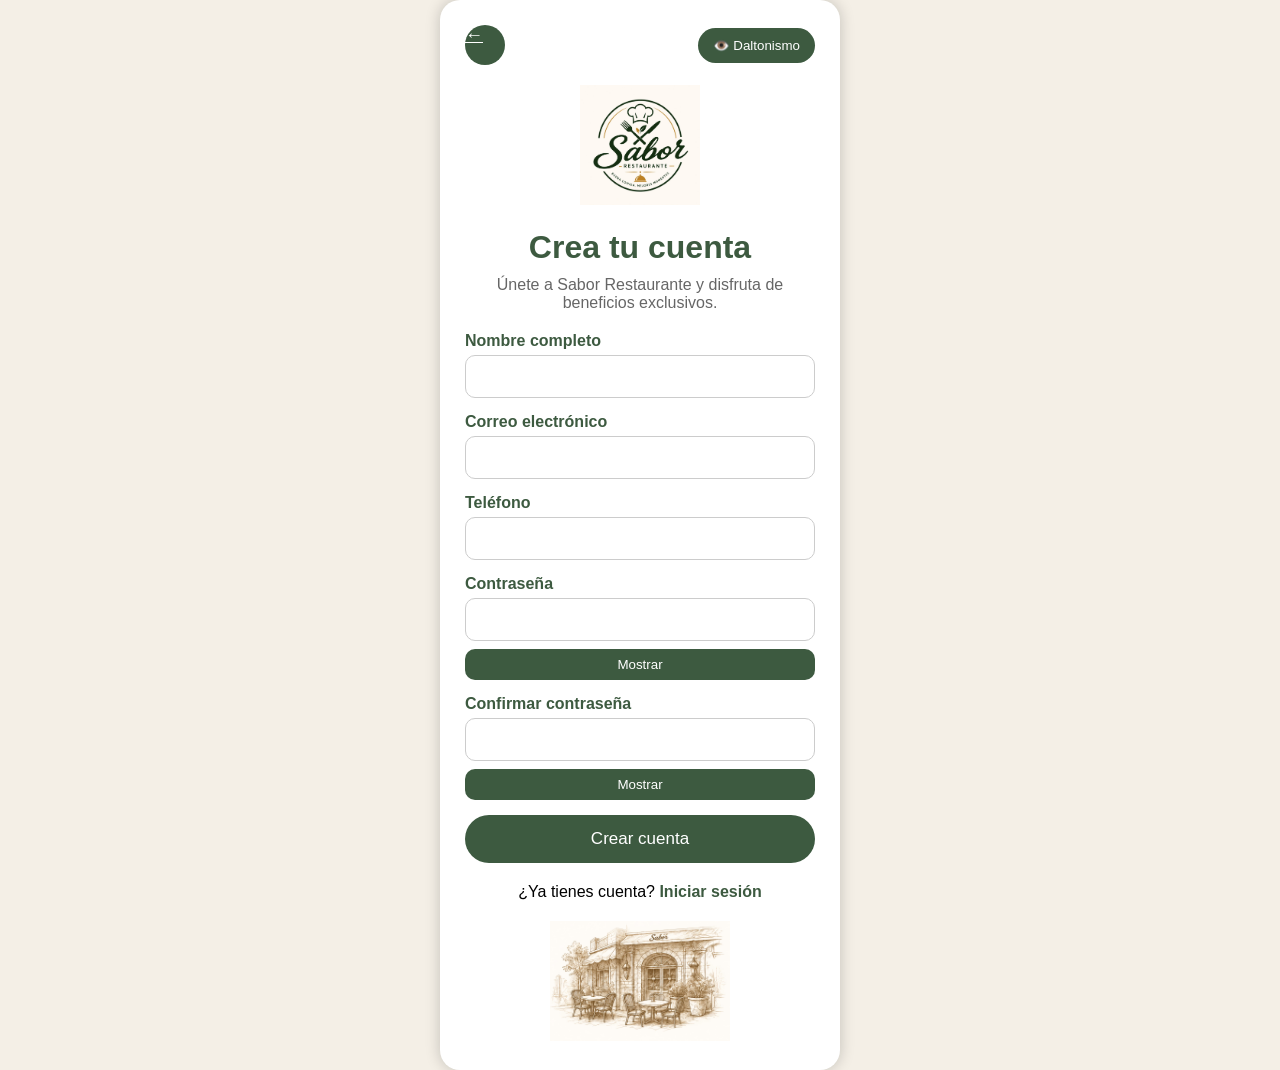
<file: index.html>
<!DOCTYPE html>
<html lang="es">

<head>
    <meta charset="UTF-8">
    <meta name="viewport" content="width=device-width, initial-scale=1.0">
    <title>Crear Cuenta | Sabor Restaurante</title>

    <link rel="stylesheet" href="css/estilos.css">
</head>

<body>

<div class="contenedor">

    <header>

        <a class="regresar" href="login.html">←</a>

        <button type="button" id="daltonismo">
            👁️ Daltonismo
        </button>

    </header>

    <div class="logo">
        <img src="imagenes/WhatsApp Image 2026-07-02 at 10.55.32 PM.jpeg" alt="Logo" width="120">
    </div>

    <h1>Crea tu cuenta</h1>

    <p>
        Únete a Sabor Restaurante y disfruta de beneficios exclusivos.
    </p>

    <form action="php/registro.php" method="POST">

        <div class="campo">
            <label for="nombre">Nombre completo</label>
            <input type="text" id="nombre" name="nombre" required>
        </div>

        <div class="campo">
            <label for="correo">Correo electrónico</label>
            <input type="email" id="correo" name="correo" required>
        </div>

        <div class="campo">
            <label for="telefono">Teléfono</label>
            <input type="text" id="telefono" name="telefono" maxlength="10" required>
        </div>

        <div class="campo">
            <label for="password">Contraseña</label>
            <input type="password" id="password" name="password" required>

            <button type="button" id="verPassword">
                Mostrar
            </button>
        </div>

        <div class="campo">
            <label for="confirmar">Confirmar contraseña</label>
            <input type="password" id="confirmar" name="confirmar" required>

            <button type="button" id="verConfirmar">
                Mostrar
            </button>
        </div>

        <button type="submit" class="boton">
            Crear cuenta
        </button>

    </form>

    <div class="login">
        ¿Ya tienes cuenta?
        <a href="login.html">
            Iniciar sesión
        </a>
    </div>

    <div class="imagen">
        <img src="imagenes/WhatsApp Image 2026-07-22 at 9.39.20 PM.jpeg" alt="Restaurante" width="180">
    </div>

</div>

<script src="js/script.js"></script>

</body>
</html>
</file>
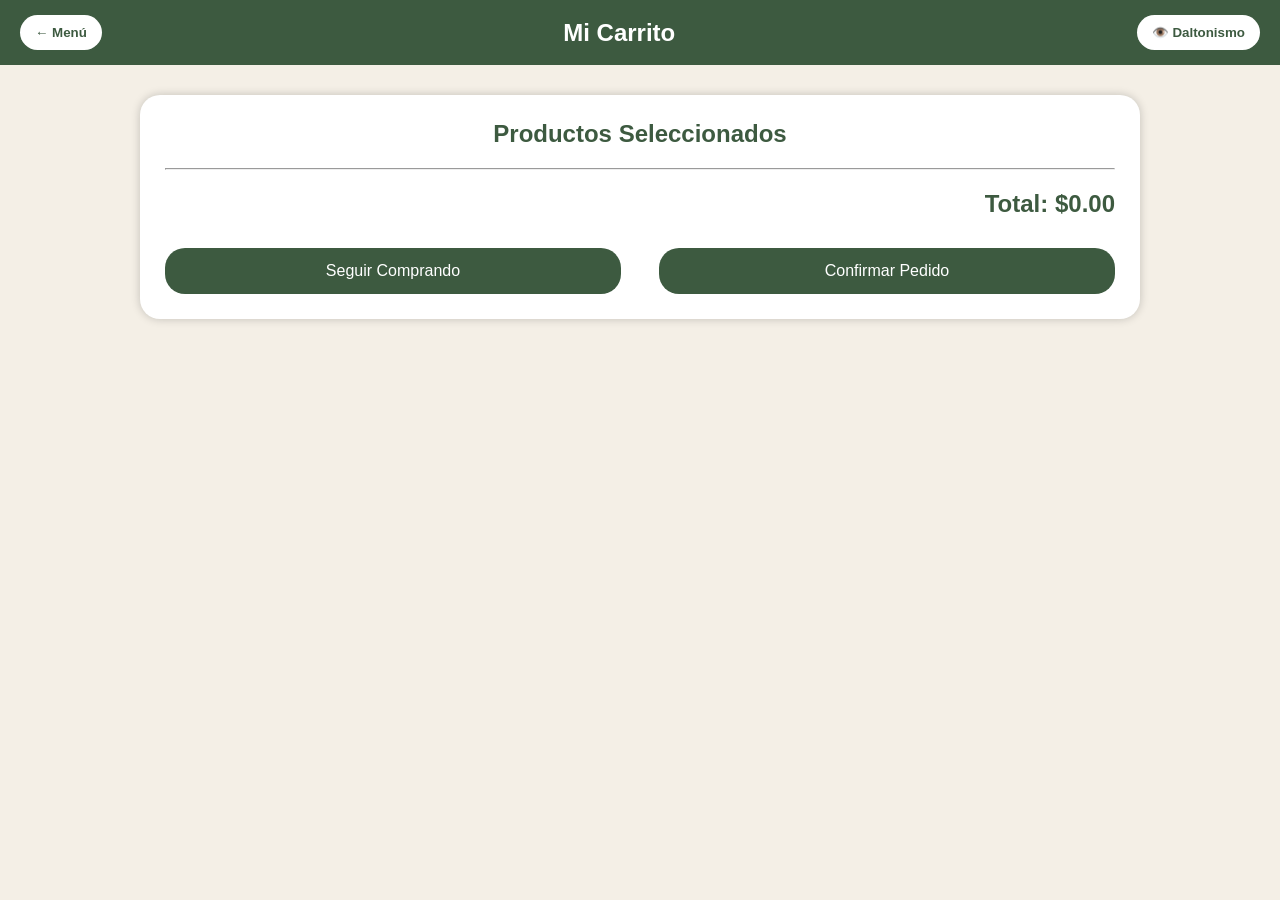
<file: carrito.html>
<!DOCTYPE html>
<html lang="es">

<head>

<meta charset="UTF-8">
<meta name="viewport" content="width=device-width, initial-scale=1.0">

<title>Carrito | Sabor Restaurante</title>

<link rel="stylesheet" href="css/carrito.css">

</head>

<body>

<header>

<button class="volver" onclick="window.location.href='menu.html'">
← Menú
</button>

<h2>Mi Carrito</h2>

<button id="daltonismo">
👁️ Daltonismo
</button>

</header>

<section class="contenedor">

<h1>Productos Seleccionados</h1>

<div id="contenedorCarrito">

<!-- Aquí se cargarán los productos desde la base de datos -->

</div>

<hr>

<div class="total">

<h2>Total: <span id="total">$0.00</span></h2>

</div>

<div class="botones">

<button onclick="window.location.href='menu.html'">
Seguir Comprando
</button>

<button id="confirmarPedido">
Confirmar Pedido
</button>

</div>

</section>

<script src="js/carrito.js"></script>
<script src="js/eliminarProducto.js"></script>
<script src="js/confirmarPedido.js"></script>

</body>

</html>
</file>
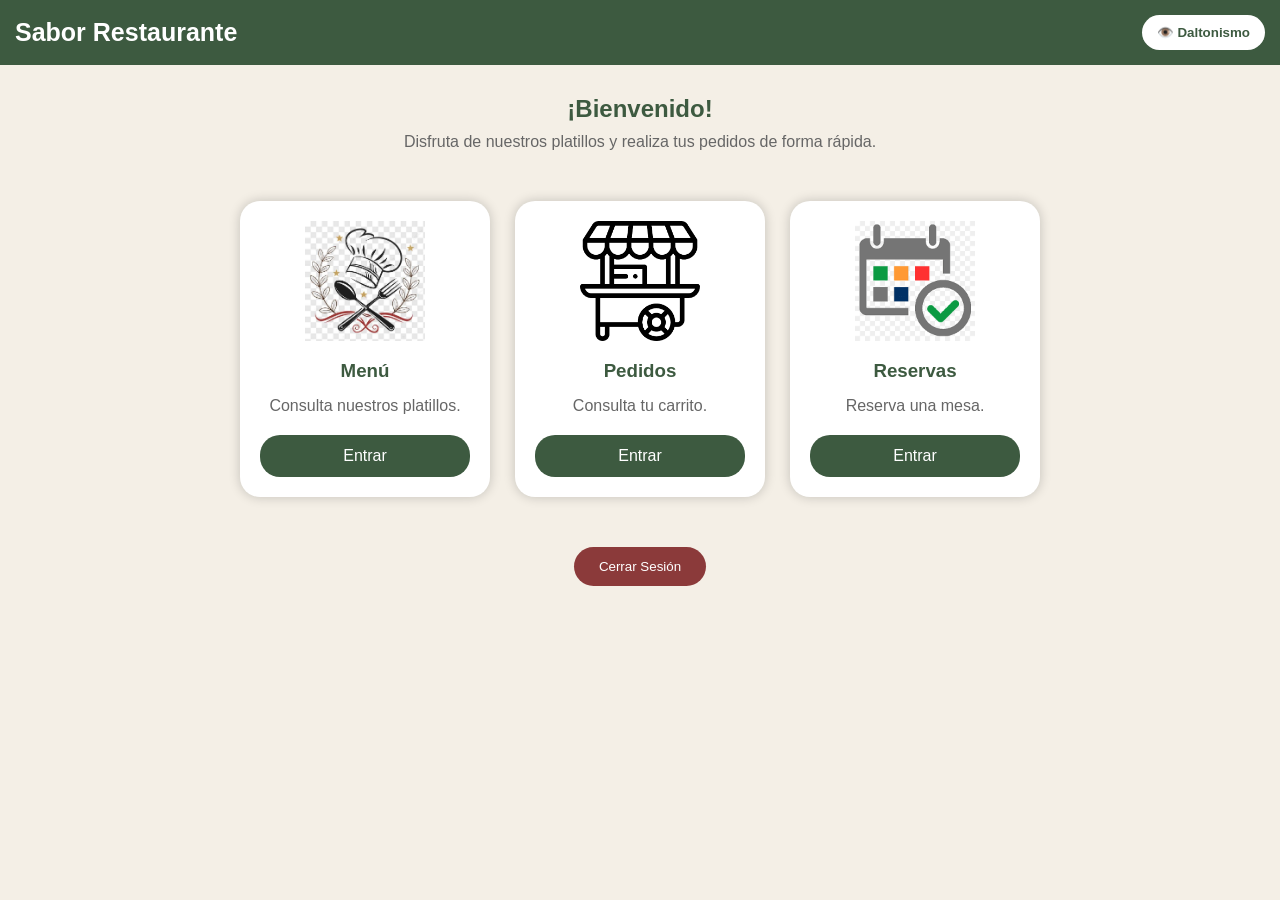
<file: inicio.html>
<!DOCTYPE html>
<html lang="es">

<head>

<meta charset="UTF-8">

<meta name="viewport" content="width=device-width, initial-scale=1.0">

<title>Inicio | Sabor Restaurante</title>

<link rel="stylesheet" href="css/inicio.css">

</head>

<body>

<header>

<h2>Sabor Restaurante</h2>

<button id="daltonismo">
👁️ Daltonismo
</button>

</header>

<section class="bienvenida">

<h1>¡Bienvenido!</h1>

<p>
Disfruta de nuestros platillos y realiza tus pedidos de forma rápida.
</p>

</section>

<section class="opciones">

<div class="tarjeta">

<img src="imagenes/menu.jpg" alt="Menú">

<h3>Menú</h3>

<p>Consulta nuestros platillos.</p>

<button onclick="window.location.href='menu.html'">

Entrar

</button>

</div>

<div class="tarjeta">

<img src="imagenes/carrito.png" alt="Carrito">

<h3>Pedidos</h3>

<p>Consulta tu carrito.</p>

<button onclick="window.location.href='carrito.html'">

Entrar

</button>

</div>

<div class="tarjeta">

<img src="imagenes/reserva.png" alt="Reservas">

<h3>Reservas</h3>

<p>Reserva una mesa.</p>

<button onclick="window.location.href='reservas.html'">

Entrar

</button>

</div>

</section>

<footer>

<button onclick="window.location.href='login.html'">

Cerrar Sesión

</button>

</footer>

<script src="js/inicio.js"></script>

</body>

</html>
</file>
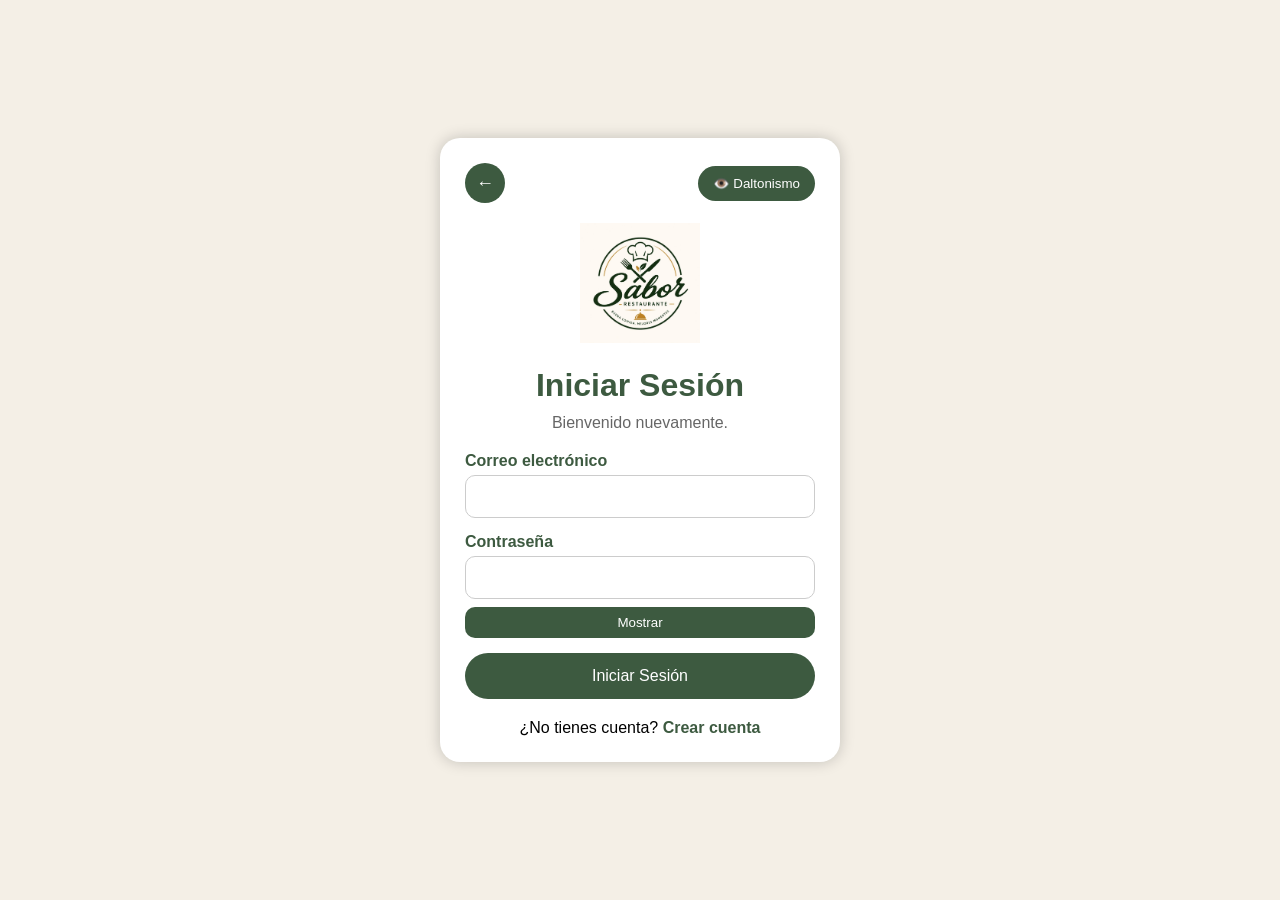
<file: login.html>
<!DOCTYPE html>
<html lang="es">

<head>

    <meta charset="UTF-8">

    <meta name="viewport" content="width=device-width, initial-scale=1.0">

    <title>Iniciar Sesión | Sabor Restaurante</title>

    <link rel="stylesheet" href="css/login.css">

</head>

<body>

<div class="contenedor">

<header>

<button class="regresar" onclick="window.location.href='index.html'">
←
</button>

<button id="daltonismo">
👁️ Daltonismo
</button>

</header>

<div class="logo">

<img src="imagenes/WhatsApp Image 2026-07-02 at 10.55.32 PM.jpeg">

</div>

<h1>Iniciar Sesión</h1>

<p>
Bienvenido nuevamente.
</p>

<form action="php/login.php" method="POST">

<div class="campo">

<label>Correo electrónico</label>

<input
type="email"
name="correo"
required>

</div>

<div class="campo">

<label>Contraseña</label>

<input
type="password"
id="password"
name="password"
required>

<button
type="button"
id="verPassword">

Mostrar

</button>

</div>

<button
type="submit"
class="boton">

Iniciar Sesión

</button>

</form>

<div class="registro">

¿No tienes cuenta?

<a href="index.html">

Crear cuenta

</a>

</div>

</div>

<script src="js/login.js"></script>

</body>

</html>
</file>
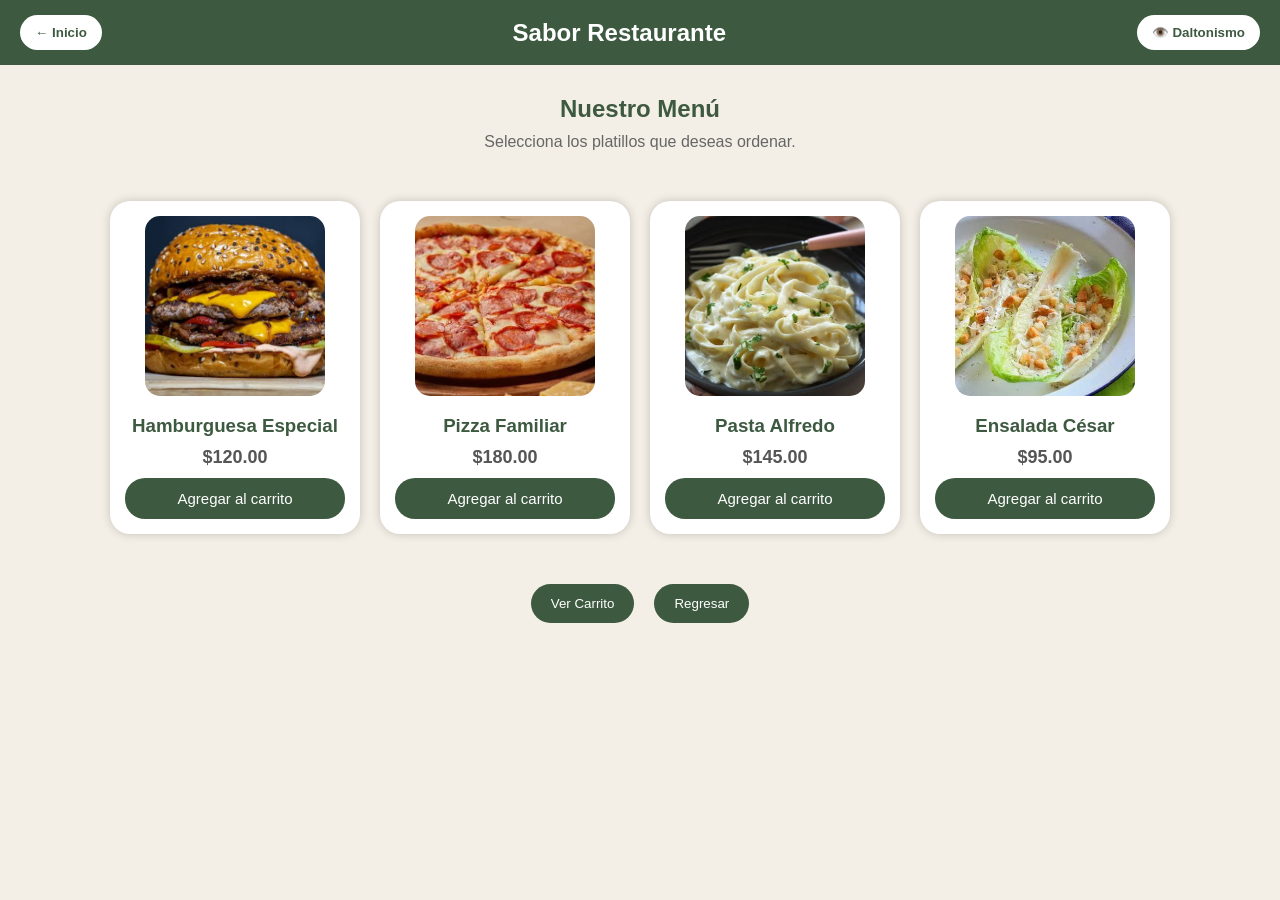
<file: menu.html>
<!DOCTYPE html>
<html lang="es">

<head>

<meta charset="UTF-8">
<meta name="viewport" content="width=device-width, initial-scale=1.0">

<title>Menú | Sabor Restaurante</title>

<link rel="stylesheet" href="css/menu.css">

</head>

<body>

<header>

<button onclick="window.location.href='inicio.html'" class="volver">
← Inicio
</button>

<h2>Sabor Restaurante</h2>

<button id="daltonismo">
👁️ Daltonismo
</button>

</header>

<section class="titulo">

<h1>Nuestro Menú</h1>

<p>Selecciona los platillos que deseas ordenar.</p>

</section>

<section class="menu">

<!-- HAMBURGUESA -->

<div class="platillo">

<img src="imagenes/hamburguesa.jpeg" alt="Hamburguesa">

<h3>Hamburguesa Especial</h3>

<p>$120.00</p>

<form action="php/agregarCarrito.php" method="POST">

<input type="hidden" name="id_producto" value="1">

<button type="submit">
Agregar al carrito
</button>

</form>

</div>

<!-- PIZZA -->

<div class="platillo">

<img src="imagenes/pizzafamiliar.jpg" alt="Pizza">

<h3>Pizza Familiar</h3>

<p>$180.00</p>

<form action="php/agregarCarrito.php" method="POST">

<input type="hidden" name="id_producto" value="2">

<button type="submit">
Agregar al carrito
</button>

</form>

</div>

<!-- PASTA -->

<div class="platillo">

<img src="imagenes/pasta.jpeg" alt="Pasta">

<h3>Pasta Alfredo</h3>

<p>$145.00</p>

<form action="php/agregarCarrito.php" method="POST">

<input type="hidden" name="id_producto" value="3">

<button type="submit">
Agregar al carrito
</button>

</form>

</div>

<!-- ENSALADA -->

<div class="platillo">

<img src="imagenes/ensaladacesar.webp" alt="Ensalada">

<h3>Ensalada César</h3>

<p>$95.00</p>

<form action="php/agregarCarrito.php" method="POST">

<input type="hidden" name="id_producto" value="4">

<button type="submit">
Agregar al carrito
</button>

</form>

</div>

</section>

<footer>

<button onclick="window.location.href='carrito.html'">
Ver Carrito
</button>

<button onclick="window.location.href='inicio.html'">
Regresar
</button>

</footer>

<script src="js/menu.js"></script>

</body>

</html>
</file>
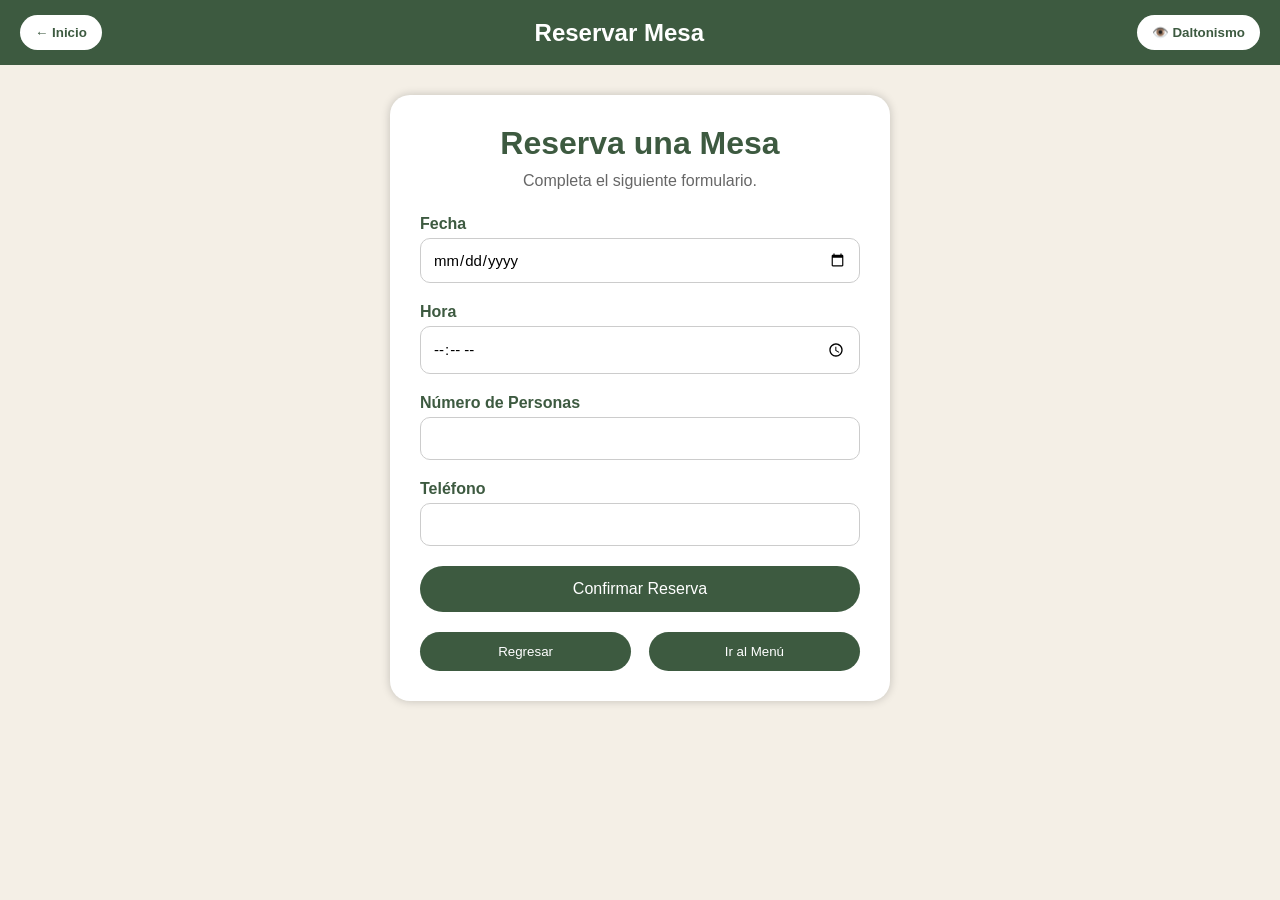
<file: reservas.html>
<!DOCTYPE html>
<html lang="es">

<head>

<meta charset="UTF-8">

<meta name="viewport" content="width=device-width, initial-scale=1.0">

<title>Reservas | Sabor Restaurante</title>

<link rel="stylesheet" href="../css/reservas.css">

</head>

<body>

<header>

<button class="volver" onclick="window.location.href='inicio.html'">

← Inicio

</button>

<h2>Reservar Mesa</h2>

<button id="daltonismo">

👁️ Daltonismo

</button>

</header>

<div class="contenedor">

<h1>Reserva una Mesa</h1>

<p>Completa el siguiente formulario.</p>

<form action="../php/guardarReserva.php" method="POST">

<div class="campo">

<label>Fecha</label>

<input
type="date"
name="fecha"
required>

</div>

<div class="campo">

<label>Hora</label>

<input
type="time"
name="hora"
required>

</div>

<div class="campo">

<label>Número de Personas</label>

<input
type="number"
name="personas"
min="1"
max="20"
required>

</div>

<div class="campo">

<label>Teléfono</label>

<input
type="text"
name="telefono"
maxlength="10"
required>

</div>

<button
type="submit"
class="boton">

Confirmar Reserva

</button>

</form>

<div class="botones">

<button onclick="window.location.href='inicio.html'">

Regresar

</button>

<button onclick="window.location.href='menu.html'">

Ir al Menú

</button>

</div>

</div>

<script src="../js/reservas.js"></script>

</body>

</html>
</file>
<file: css/estilos.css>
*{
    margin:0;
    padding:0;
    box-sizing:border-box;
    font-family:Arial, sans-serif;
}

body{
    background:#F4EFE6;
    display:flex;
    justify-content:center;
    align-items:center;
    min-height:100vh;
}

.contenedor{
    width:400px;
    background:#FFFFFF;
    border-radius:20px;
    padding:25px;
    box-shadow:0 0 15px rgba(0,0,0,.2);
}


header{
    display:flex;
    justify-content:space-between;
    align-items:center;
    margin-bottom:20px;
}

.regresar{
    width:40px;
    height:40px;
    border:none;
    border-radius:50%;
    background:#3D5A40;
    color:white;
    font-size:18px;
    cursor:pointer;
}

#daltonismo{
    border:none;
    background:#3D5A40;
    color:white;
    padding:10px 15px;
    border-radius:20px;
    cursor:pointer;
}

.logo{
    text-align:center;
    margin-bottom:20px;
}

.logo img{
    width:120px;
}


h1{
    text-align:center;
    color:#3D5A40;
    margin-bottom:10px;
}

p{
    text-align:center;
    color:#666;
    margin-bottom:20px;
}

.campo{
    display:flex;
    flex-direction:column;
    margin-bottom:15px;
}

label{
    margin-bottom:5px;
    font-weight:bold;
    color:#3D5A40;
}

input{
    padding:12px;
    border:1px solid #ccc;
    border-radius:10px;
    font-size:15px;
}

input:focus{
    border:2px solid #3D5A40;
    outline:none;
}

#verPassword,
#verConfirmar{
    margin-top:8px;
    padding:8px;
    border:none;
    border-radius:10px;
    background:#3D5A40;
    color:white;
    cursor:pointer;
}

.boton{
    width:100%;
    padding:14px;
    border:none;
    border-radius:25px;
    background:#3D5A40;
    color:white;
    font-size:17px;
    cursor:pointer;
    transition:.3s;
}

.boton:hover{
    background:#2C4530;
}

.login{
    text-align:center;
    margin-top:20px;
}

.login a{
    color:#3D5A40;
    text-decoration:none;
    font-weight:bold;
}

.imagen{
    text-align:center;
    margin-top:20px;
}

.imagen img{
    width:180px;
}

body.daltonismo{
    background:#FFFFFF;
}

body.daltonismo .contenedor{
    background:#000000;
}

body.daltonismo h1,
body.daltonismo p,
body.daltonismo label,
body.daltonismo .login{
    color:#FFFFFF;
}

body.daltonismo input{
    background:#FFFFFF;
    color:#000000;
}

body.daltonismo .boton,
body.daltonismo #daltonismo,
body.daltonismo .regresar,
body.daltonismo #verPassword,
body.daltonismo #verConfirmar{
    background:#0057B8;
}

@media(max-width:480px){

.contenedor{
    width:95%;
}

.logo img{
    width:100px;
}

.imagen img{
    width:150px;
}

}
</file>
<file: css/carrito.css>
*{
    margin:0;
    padding:0;
    box-sizing:border-box;
    font-family:Arial, sans-serif;
}

body{
    background:#F4EFE6;
}


header{
    background:#3D5A40;
    color:white;
    display:flex;
    justify-content:space-between;
    align-items:center;
    padding:15px 20px;
}

header h2{
    font-size:24px;
}

.volver{
    background:white;
    color:#3D5A40;
    border:none;
    padding:10px 15px;
    border-radius:20px;
    cursor:pointer;
    font-weight:bold;
}

#daltonismo{
    background:white;
    color:#3D5A40;
    border:none;
    padding:10px 15px;
    border-radius:20px;
    cursor:pointer;
    font-weight:bold;
}


.contenedor{
    width:95%;
    max-width:1000px;
    margin:30px auto;
    background:white;
    border-radius:20px;
    padding:25px;
    box-shadow:0 0 10px rgba(0,0,0,.2);
}

.contenedor h1{
    text-align:center;
    color:#3D5A40;
    margin-bottom:20px;
}


table{
    width:100%;
    border-collapse:collapse;
}

th{
    background:#3D5A40;
    color:white;
    padding:12px;
}

td{
    padding:12px;
    text-align:center;
    border-bottom:1px solid #ddd;
}

tr:hover{
    background:#F8F8F8;
}


button{
    cursor:pointer;
}

.mas,
.menos{
    width:35px;
    height:35px;
    border:none;
    border-radius:50%;
    background:#3D5A40;
    color:white;
    font-size:18px;
}

.eliminar{
    border:none;
    background:#B22222;
    color:white;
    padding:8px 12px;
    border-radius:10px;
}


.total{
    text-align:right;
    margin-top:20px;
}

.total h2{
    color:#3D5A40;
}


.botones{
    display:flex;
    justify-content:space-between;
    margin-top:30px;
}

.botones button{
    width:48%;
    padding:14px;
    border:none;
    border-radius:20px;
    background:#3D5A40;
    color:white;
    font-size:16px;
}

.botones button:hover{
    background:#2A412E;
}


body.daltonismo{
    background:white;
}

body.daltonismo header{
    background:#0057B8;
}

body.daltonismo .contenedor{
    background:black;
}

body.daltonismo h1,
body.daltonismo h2,
body.daltonismo td{
    color:white;
}

body.daltonismo th{
    background:#0057B8;
}

body.daltonismo .mas,
body.daltonismo .menos,
body.daltonismo .botones button,
body.daltonismo #daltonismo,
body.daltonismo .volver{
    background:#0057B8;
}


@media(max-width:768px){

table{
    font-size:12px;
}

.botones{
    flex-direction:column;
    gap:15px;
}

.botones button{
    width:100%;
}

header{
    flex-direction:column;
    gap:10px;
}

}
</file>
<file: css/inicio.css>
*{
    margin:0;
    padding:0;
    box-sizing:border-box;
    font-family:Arial, sans-serif;
}

body{
    background:#F4EFE6;
}

header{
    background:#3D5A40;
    color:white;
    padding:15px;
    display:flex;
    justify-content:space-between;
    align-items:center;
}

header h2{
    font-size:25px;
}

#daltonismo{
    background:white;
    color:#3D5A40;
    border:none;
    padding:10px 15px;
    border-radius:20px;
    cursor:pointer;
    font-weight:bold;
}

.bienvenida{
    text-align:center;
    padding:30px;
}

.bienvenida h1{
    color:#3D5A40;
    margin-bottom:10px;
}

.bienvenida p{
    color:#666;
}

.opciones{
    display:flex;
    justify-content:center;
    gap:25px;
    flex-wrap:wrap;
    padding:20px;
}

.tarjeta{
    width:250px;
    background:white;
    border-radius:20px;
    box-shadow:0 0 12px rgba(0,0,0,.2);
    padding:20px;
    text-align:center;
}

.tarjeta img{
    width:120px;
    height:120px;
    object-fit:cover;
}

.tarjeta h3{
    color:#3D5A40;
    margin:15px 0;
}

.tarjeta p{
    color:#666;
    margin-bottom:20px;
}

.tarjeta button{
    width:100%;
    padding:12px;
    border:none;
    border-radius:20px;
    background:#3D5A40;
    color:white;
    cursor:pointer;
    font-size:16px;
}

.tarjeta button:hover{
    background:#2C4530;
}

footer{
    text-align:center;
    margin:30px;
}

footer button{
    background:#8B3A3A;
    color:white;
    border:none;
    padding:12px 25px;
    border-radius:20px;
    cursor:pointer;
}

footer button:hover{
    background:#6F2B2B;
}

body.daltonismo{
    background:#FFFFFF;
}

body.daltonismo header{
    background:#0057B8;
}

body.daltonismo .tarjeta{
    background:#000000;
}

body.daltonismo .tarjeta h3,
body.daltonismo .tarjeta p,
body.daltonismo .bienvenida h1,
body.daltonismo .bienvenida p{
    color:#FFFFFF;
}

body.daltonismo .tarjeta button{
    background:#0057B8;
}

body.daltonismo footer button{
    background:#0057B8;
}

@media(max-width:768px){

.opciones{
    flex-direction:column;
    align-items:center;
}

.tarjeta{
    width:90%;
}

header{
    flex-direction:column;
    gap:10px;
}

}
</file>
<file: css/login.css>
*{
    margin:0;
    padding:0;
    box-sizing:border-box;
    font-family:Arial, sans-serif;
}

body{
    background:#F4EFE6;
    display:flex;
    justify-content:center;
    align-items:center;
    min-height:100vh;
}

.contenedor{
    width:400px;
    background:#FFFFFF;
    padding:25px;
    border-radius:20px;
    box-shadow:0 0 15px rgba(0,0,0,.2);
}

header{
    display:flex;
    justify-content:space-between;
    align-items:center;
    margin-bottom:20px;
}

.regresar{
    width:40px;
    height:40px;
    border:none;
    border-radius:50%;
    background:#3D5A40;
    color:#FFFFFF;
    cursor:pointer;
    font-size:18px;
}

#daltonismo{
    border:none;
    background:#3D5A40;
    color:#FFFFFF;
    padding:10px 15px;
    border-radius:20px;
    cursor:pointer;
}

.logo{
    text-align:center;
    margin-bottom:20px;
}

.logo img{
    width:120px;
}

h1{
    text-align:center;
    color:#3D5A40;
    margin-bottom:10px;
}

p{
    text-align:center;
    color:#666666;
    margin-bottom:20px;
}

.campo{
    display:flex;
    flex-direction:column;
    margin-bottom:15px;
}

label{
    color:#3D5A40;
    font-weight:bold;
    margin-bottom:5px;
}

input{
    padding:12px;
    border:1px solid #CCCCCC;
    border-radius:10px;
    font-size:15px;
}

input:focus{
    border:2px solid #3D5A40;
    outline:none;
}

#verPassword{
    margin-top:8px;
    border:none;
    background:#3D5A40;
    color:white;
    padding:8px;
    border-radius:10px;
    cursor:pointer;
}

.boton{
    width:100%;
    padding:14px;
    background:#3D5A40;
    color:white;
    border:none;
    border-radius:25px;
    font-size:16px;
    cursor:pointer;
    transition:.3s;
}

.boton:hover{
    background:#2A412E;
}

.registro{
    text-align:center;
    margin-top:20px;
}

.registro a{
    color:#3D5A40;
    text-decoration:none;
    font-weight:bold;
}

body.daltonismo{
    background:#FFFFFF;
}

body.daltonismo .contenedor{
    background:#000000;
}

body.daltonismo h1,
body.daltonismo p,
body.daltonismo label,
body.daltonismo .registro{
    color:#FFFFFF;
}

body.daltonismo input{
    background:#FFFFFF;
    color:#000000;
}

body.daltonismo .boton,
body.daltonismo .regresar,
body.daltonismo #daltonismo,
body.daltonismo #verPassword{
    background:#0057B8;
}

@media(max-width:480px){

.contenedor{
    width:95%;
}

.logo img{
    width:100px;
}

}
</file>
<file: css/menu.css>
*{
    margin:0;
    padding:0;
    box-sizing:border-box;
    font-family:Arial, sans-serif;
}

body{
    background:#F4EFE6;
}

header{
    background:#3D5A40;
    color:white;
    display:flex;
    justify-content:space-between;
    align-items:center;
    padding:15px 20px;
}

header h2{
    font-size:24px;
}

.volver{
    background:white;
    color:#3D5A40;
    border:none;
    padding:10px 15px;
    border-radius:20px;
    cursor:pointer;
    font-weight:bold;
}

#daltonismo{
    background:white;
    color:#3D5A40;
    border:none;
    padding:10px 15px;
    border-radius:20px;
    cursor:pointer;
    font-weight:bold;
}
.contenedor{
    width:95%;
    max-width:1000px;
    margin:30px auto;
    background:white;
    border-radius:20px;
    padding:25px;
    box-shadow:0 0 10px rgba(0,0,0,.2);
}


.titulo{
    text-align:center;
    padding:30px 20px;
}

.titulo h1{
    color:#3D5A40;
    margin-bottom:10px;
}

.titulo p{
    color:#666;
}


.menu{
    display:flex;
    justify-content:center;
    flex-wrap:wrap;
    gap:20px;
    padding:20px;
}

.platillo{
    width:250px;
    background:white;
    border-radius:20px;
    box-shadow:0 0 10px rgba(0,0,0,.2);
    text-align:center;
    padding:15px;
}

.platillo img{
    width:180px;
    height:180px;
    border-radius:15px;
    object-fit:cover;
}

.platillo h3{
    margin-top:15px;
    color:#3D5A40;
}

.platillo p{
    margin:10px 0;
    font-size:18px;
    color:#555;
    font-weight:bold;
}

.platillo button{
    width:100%;
    padding:12px;
    border:none;
    border-radius:20px;
    background:#3D5A40;
    color:white;
    cursor:pointer;
    font-size:15px;
}

.platillo button:hover{
    background:#2A412E;
}

footer{
    display:flex;
    justify-content:center;
    gap:20px;
    margin:30px;
}

footer button{
    background:#3D5A40;
    color:white;
    border:none;
    padding:12px 20px;
    border-radius:20px;
    cursor:pointer;
}

footer button:hover{
    background:#2A412E;
}


body.daltonismo{
    background:#FFFFFF;
}

body.daltonismo header{
    background:#0057B8;
}

body.daltonismo .platillo{
    background:#000000;
}

body.daltonismo .platillo h3,
body.daltonismo .platillo p,
body.daltonismo .titulo h1,
body.daltonismo .titulo p{
    color:white;
}

body.daltonismo .platillo button,
body.daltonismo footer button,
body.daltonismo #daltonismo,
body.daltonismo .volver{
    background:#0057B8;
    color:white;
}


@media(max-width:768px){

header{
    flex-direction:column;
    gap:10px;
}

.menu{
    flex-direction:column;
    align-items:center;
}

.platillo{
    width:90%;
}

footer{
    flex-direction:column;
    align-items:center;
}

footer button{
    width:90%;
}

}
</file>
<file: css/reservas.css>
*{
    margin:0;
    padding:0;
    box-sizing:border-box;
    font-family:Arial, sans-serif;
}

body{
    background:#F4EFE6;
}

header{
    background:#3D5A40;
    color:white;
    display:flex;
    justify-content:space-between;
    align-items:center;
    padding:15px 20px;
}

header h2{
    font-size:24px;
}

.volver{
    background:white;
    color:#3D5A40;
    border:none;
    padding:10px 15px;
    border-radius:20px;
    cursor:pointer;
    font-weight:bold;
}

#daltonismo{
    background:white;
    color:#3D5A40;
    border:none;
    padding:10px 15px;
    border-radius:20px;
    cursor:pointer;
    font-weight:bold;
}

.contenedor{
    width:90%;
    max-width:500px;
    margin:30px auto;
    background:white;
    padding:30px;
    border-radius:20px;
    box-shadow:0 0 10px rgba(0,0,0,.2);
}

.contenedor h1{
    text-align:center;
    color:#3D5A40;
    margin-bottom:10px;
}

.contenedor p{
    text-align:center;
    color:#666;
    margin-bottom:25px;
}

.campo{
    display:flex;
    flex-direction:column;
    margin-bottom:20px;
}

.campo label{
    margin-bottom:5px;
    color:#3D5A40;
    font-weight:bold;
}

.campo input{
    padding:12px;
    border:1px solid #CCC;
    border-radius:10px;
    font-size:15px;
}

.campo input:focus{
    outline:none;
    border:2px solid #3D5A40;
}

.boton{
    width:100%;
    padding:14px;
    border:none;
    border-radius:25px;
    background:#3D5A40;
    color:white;
    font-size:16px;
    cursor:pointer;
}

.boton:hover{
    background:#2A412E;
}

.botones{
    display:flex;
    justify-content:space-between;
    margin-top:20px;
}

.botones button{
    width:48%;
    padding:12px;
    border:none;
    border-radius:20px;
    background:#3D5A40;
    color:white;
    cursor:pointer;
}

.botones button:hover{
    background:#2A412E;
}

body.daltonismo{
    background:white;
}

body.daltonismo header{
    background:#0057B8;
}

body.daltonismo .contenedor{
    background:black;
}

body.daltonismo h1,
body.daltonismo p,
body.daltonismo label{
    color:white;
}

body.daltonismo input{
    background:white;
    color:black;
}

body.daltonismo .boton,
body.daltonismo .botones button,
body.daltonismo .volver,
body.daltonismo #daltonismo{
    background:#0057B8;
    color:white;
}

@media(max-width:768px){

header{
    flex-direction:column;
    gap:10px;
}

.contenedor{
    width:95%;
}

.botones{
    flex-direction:column;
    gap:10px;
}

.botones button{
    width:100%;
}

}
</file>
